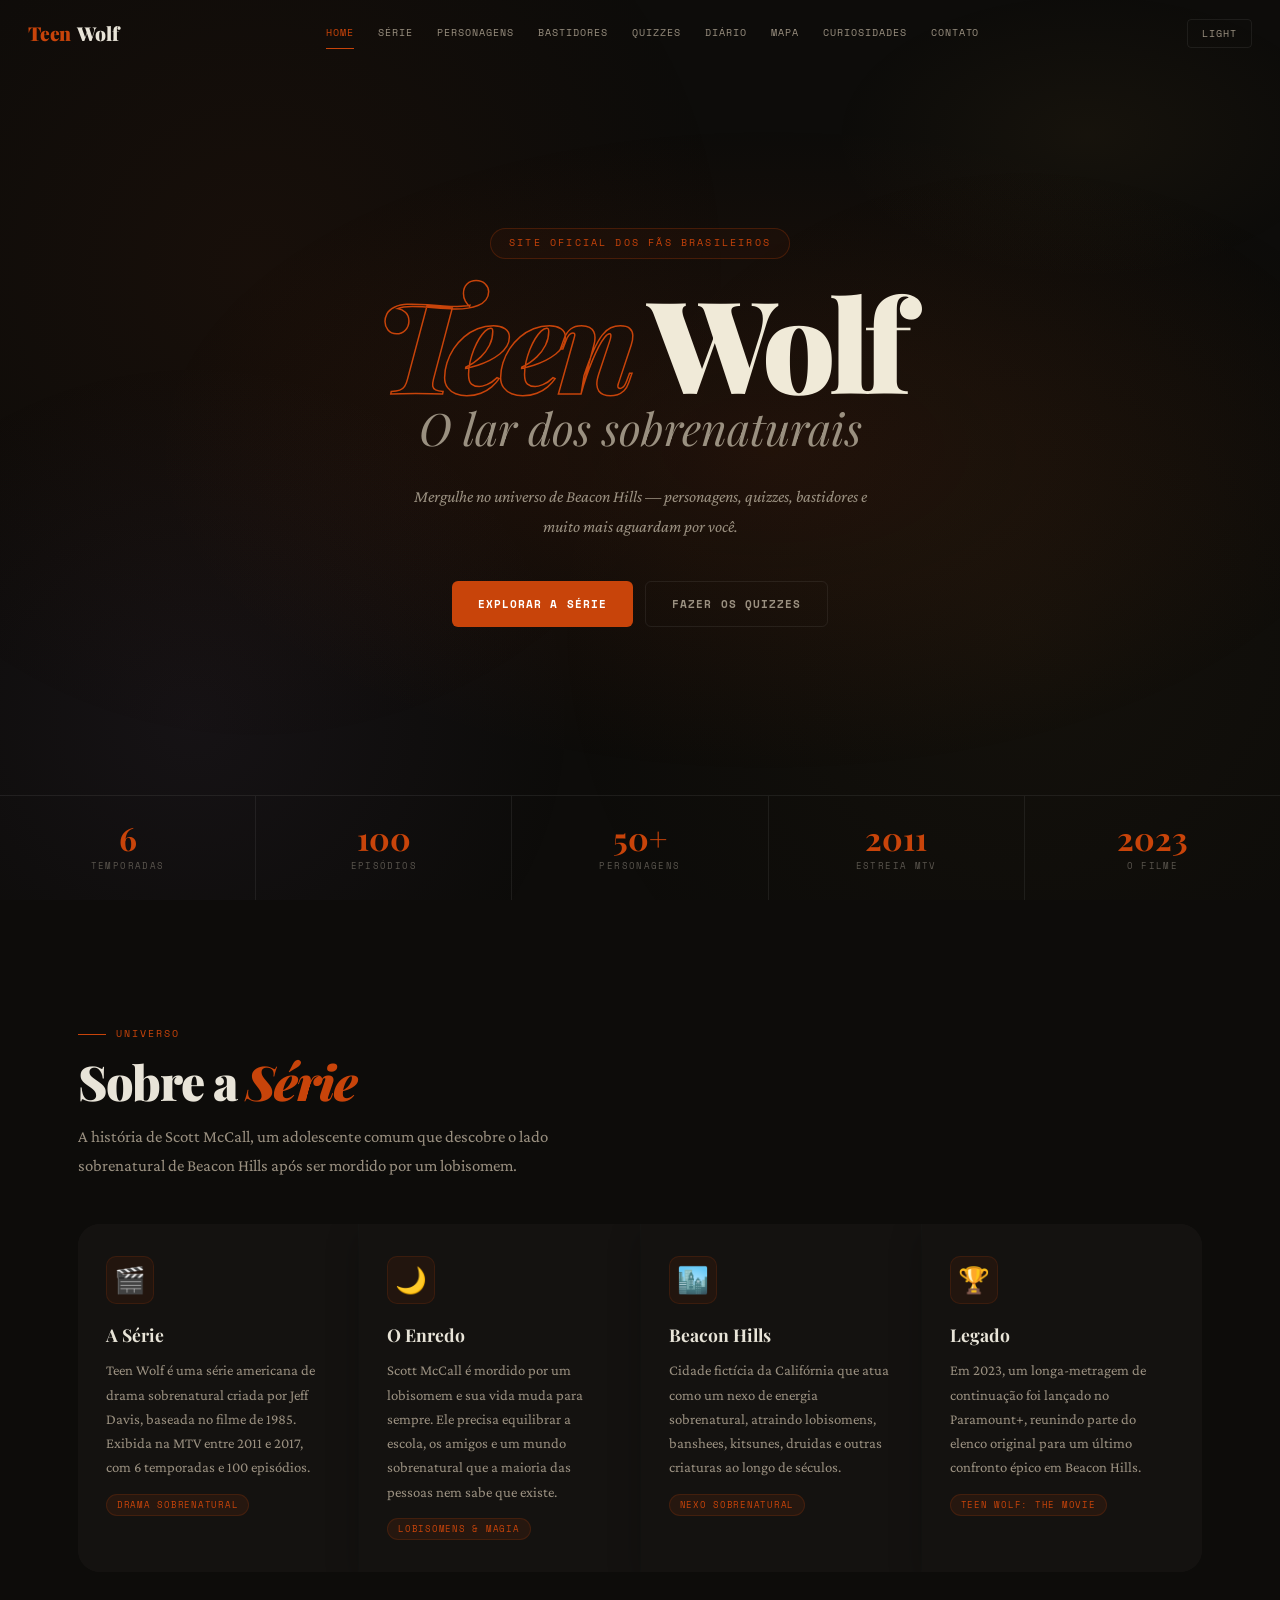
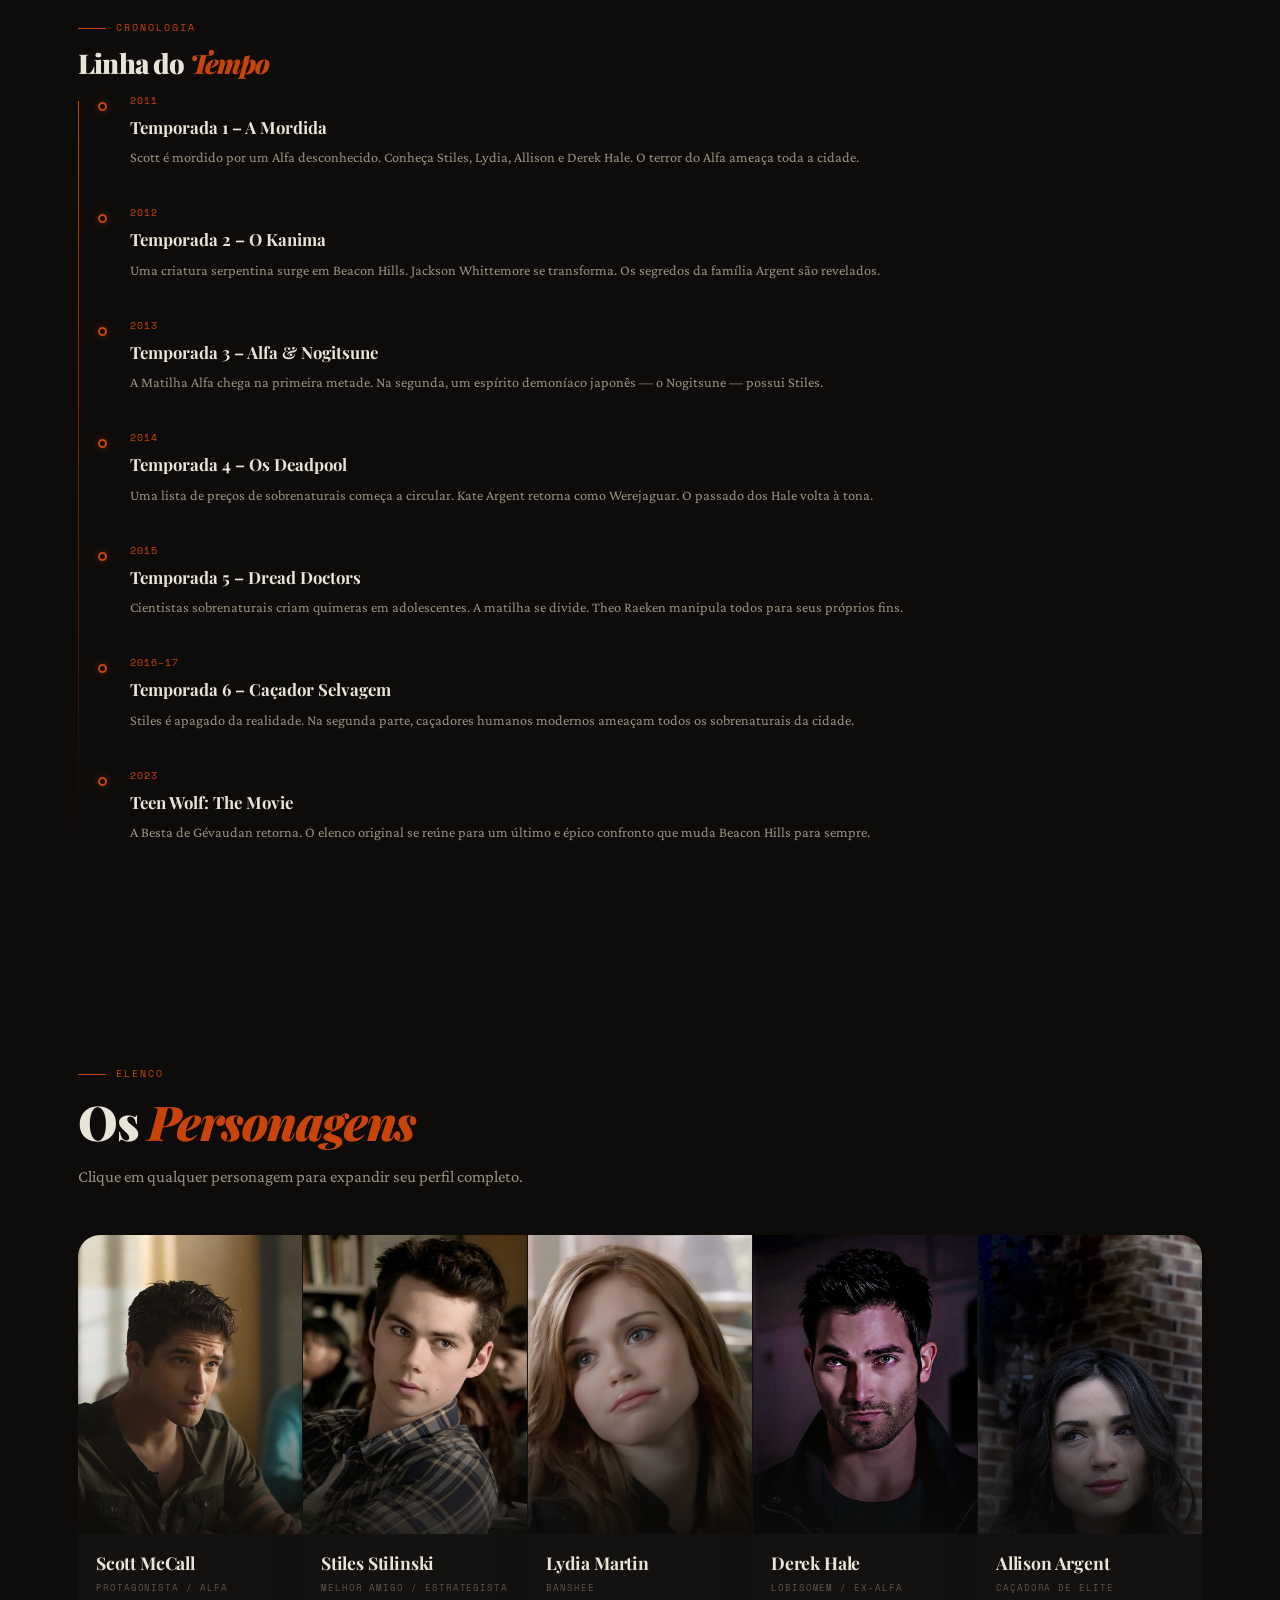
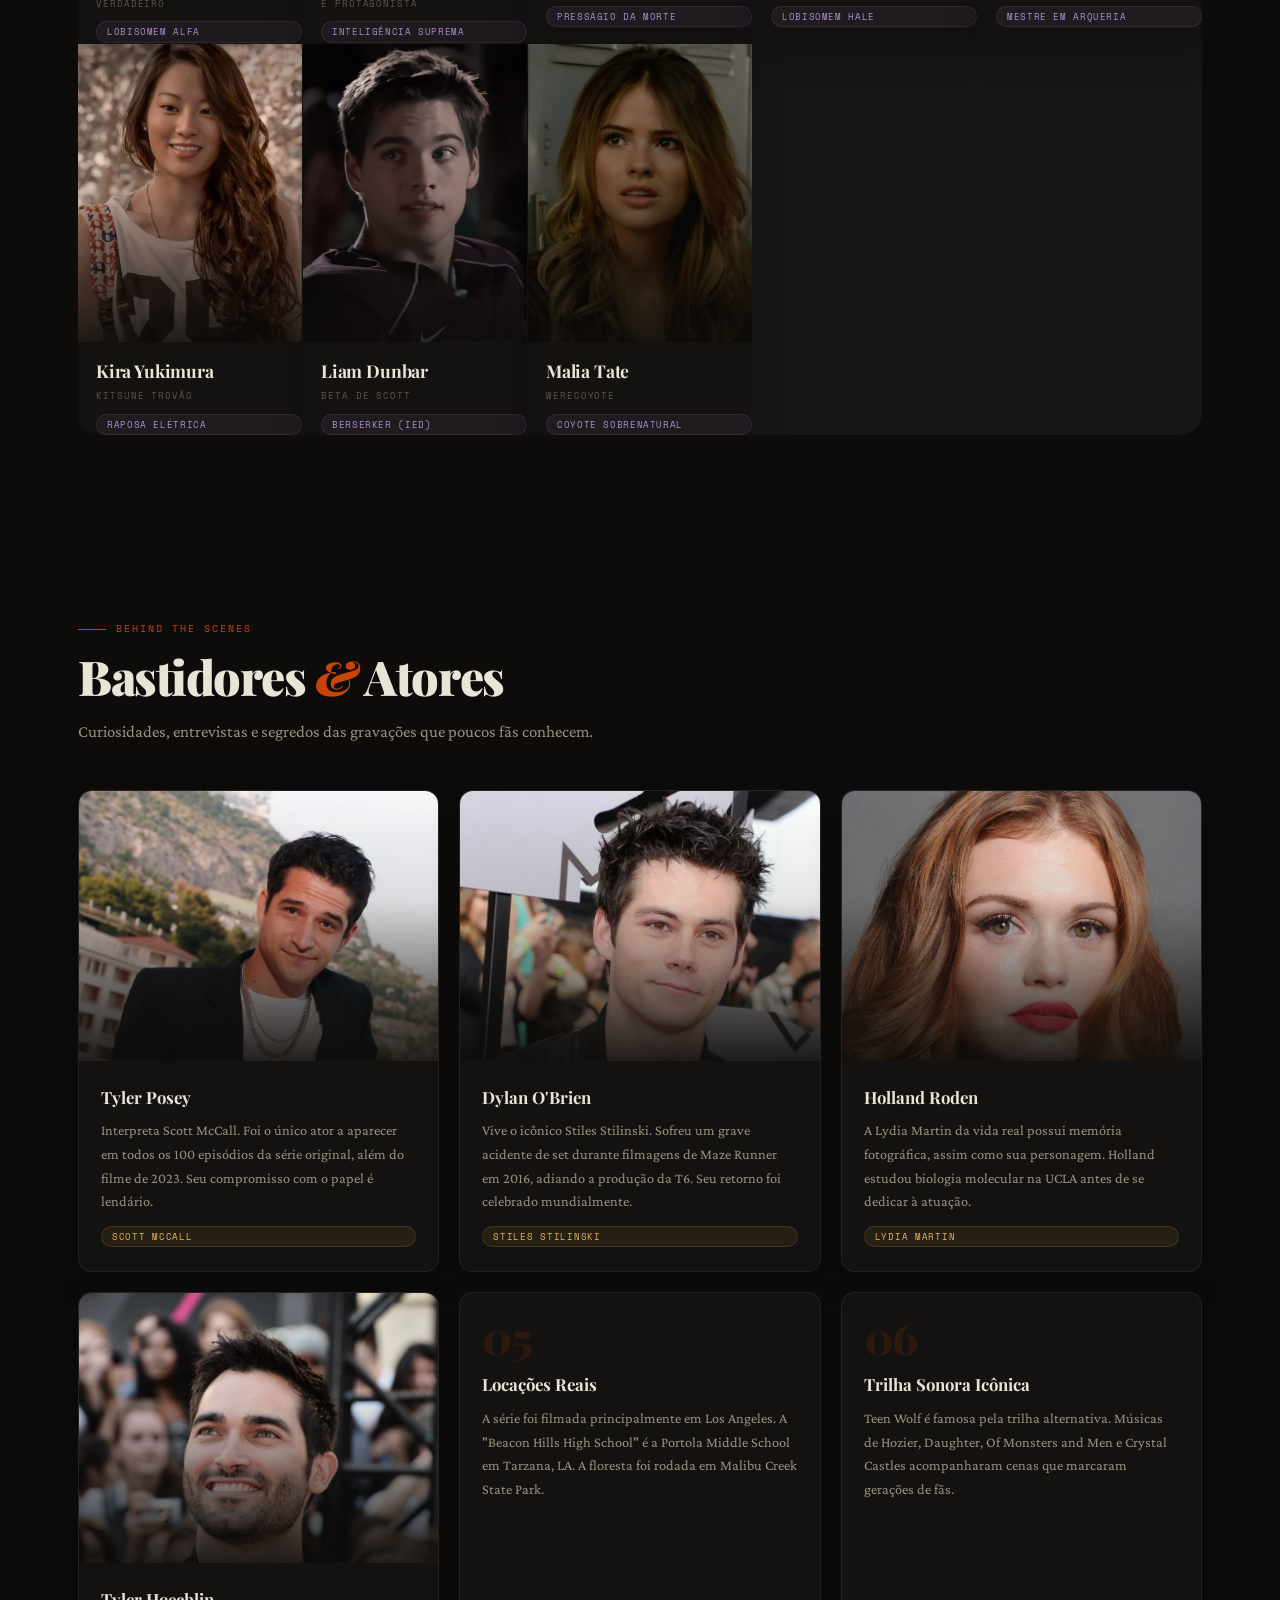
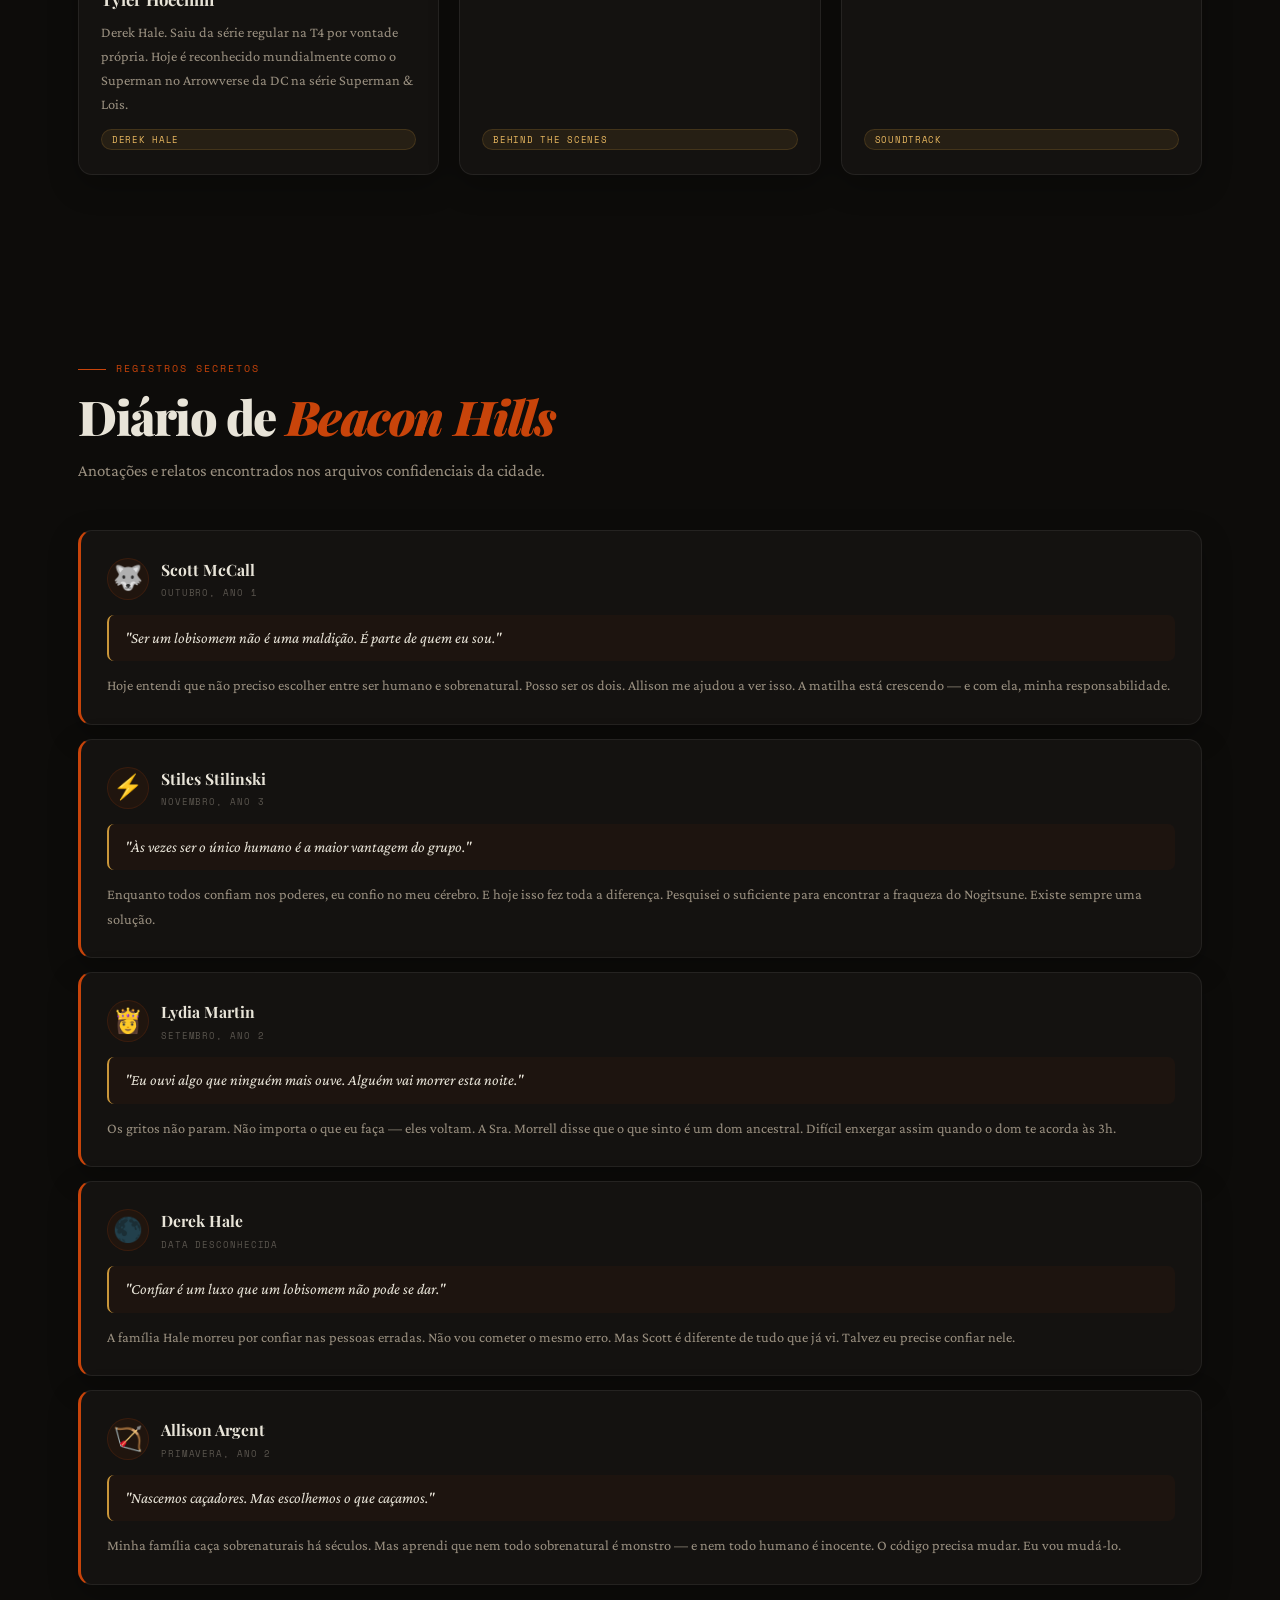
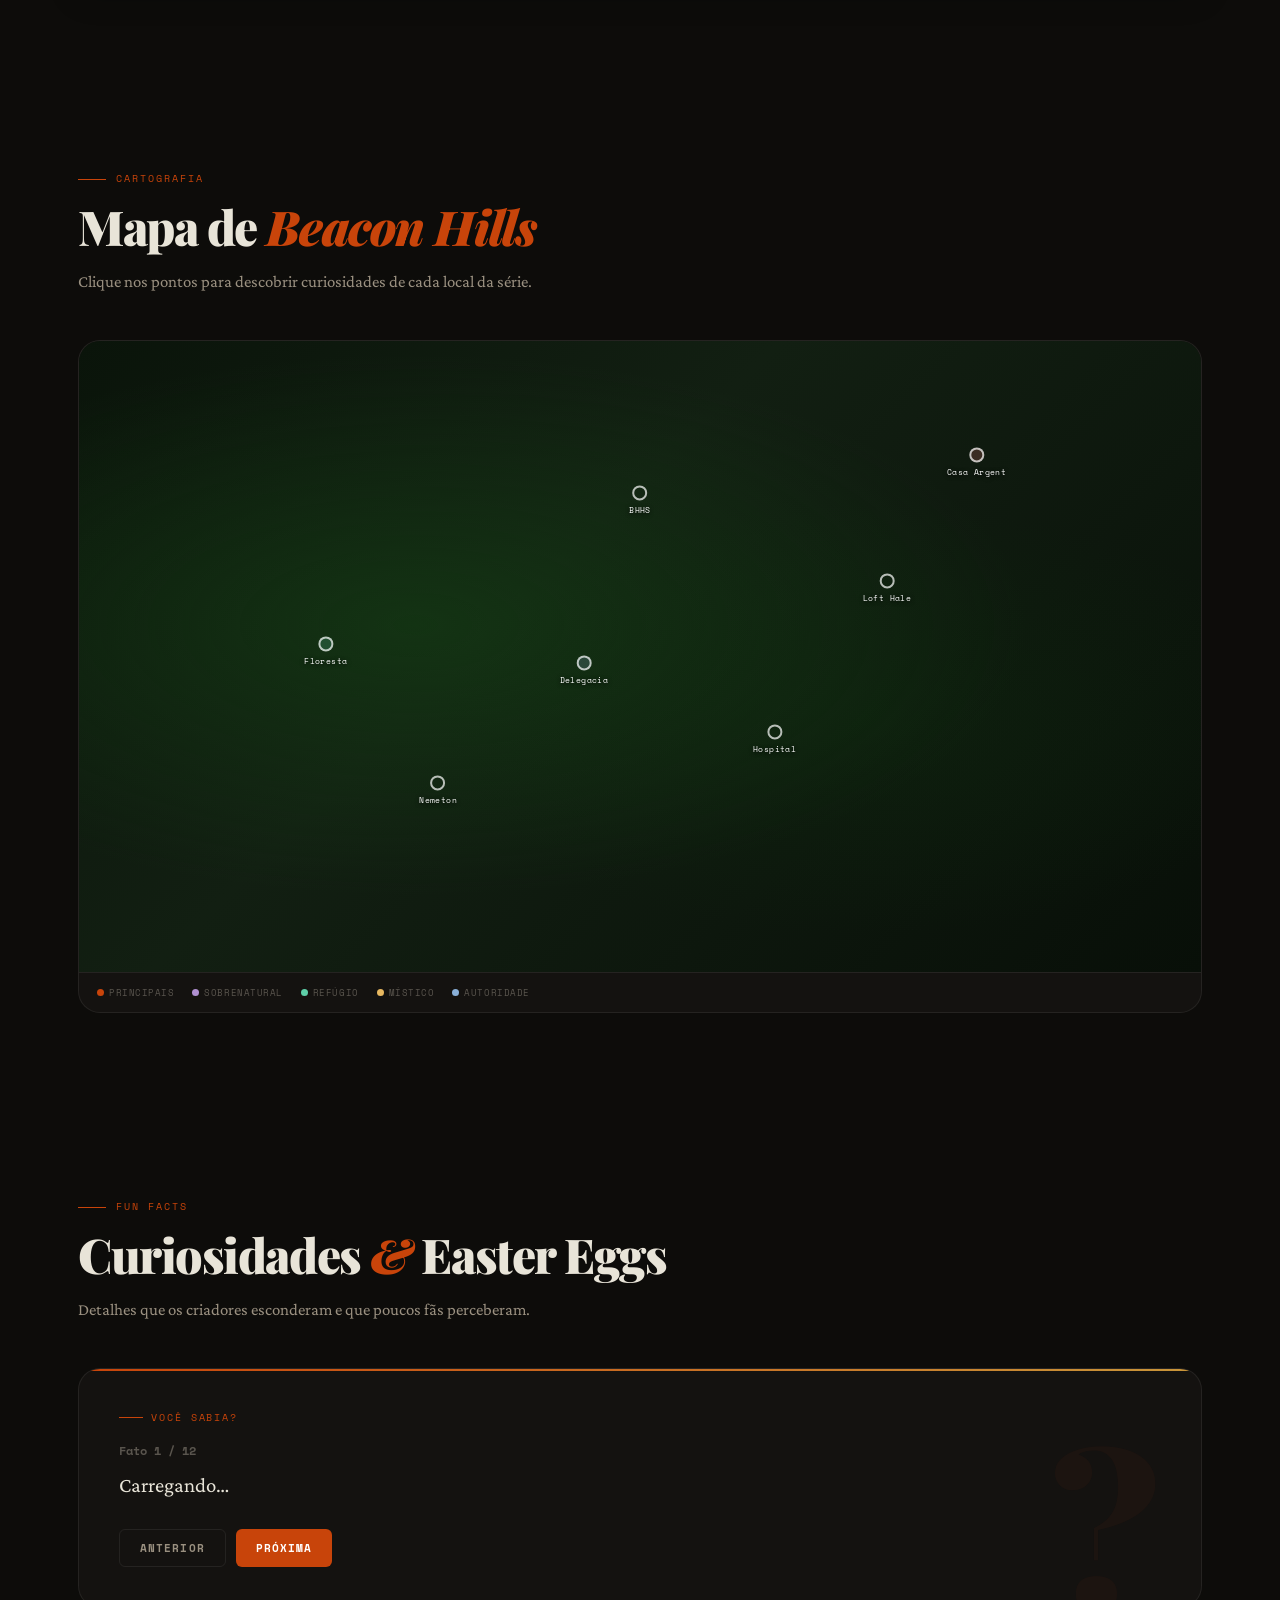
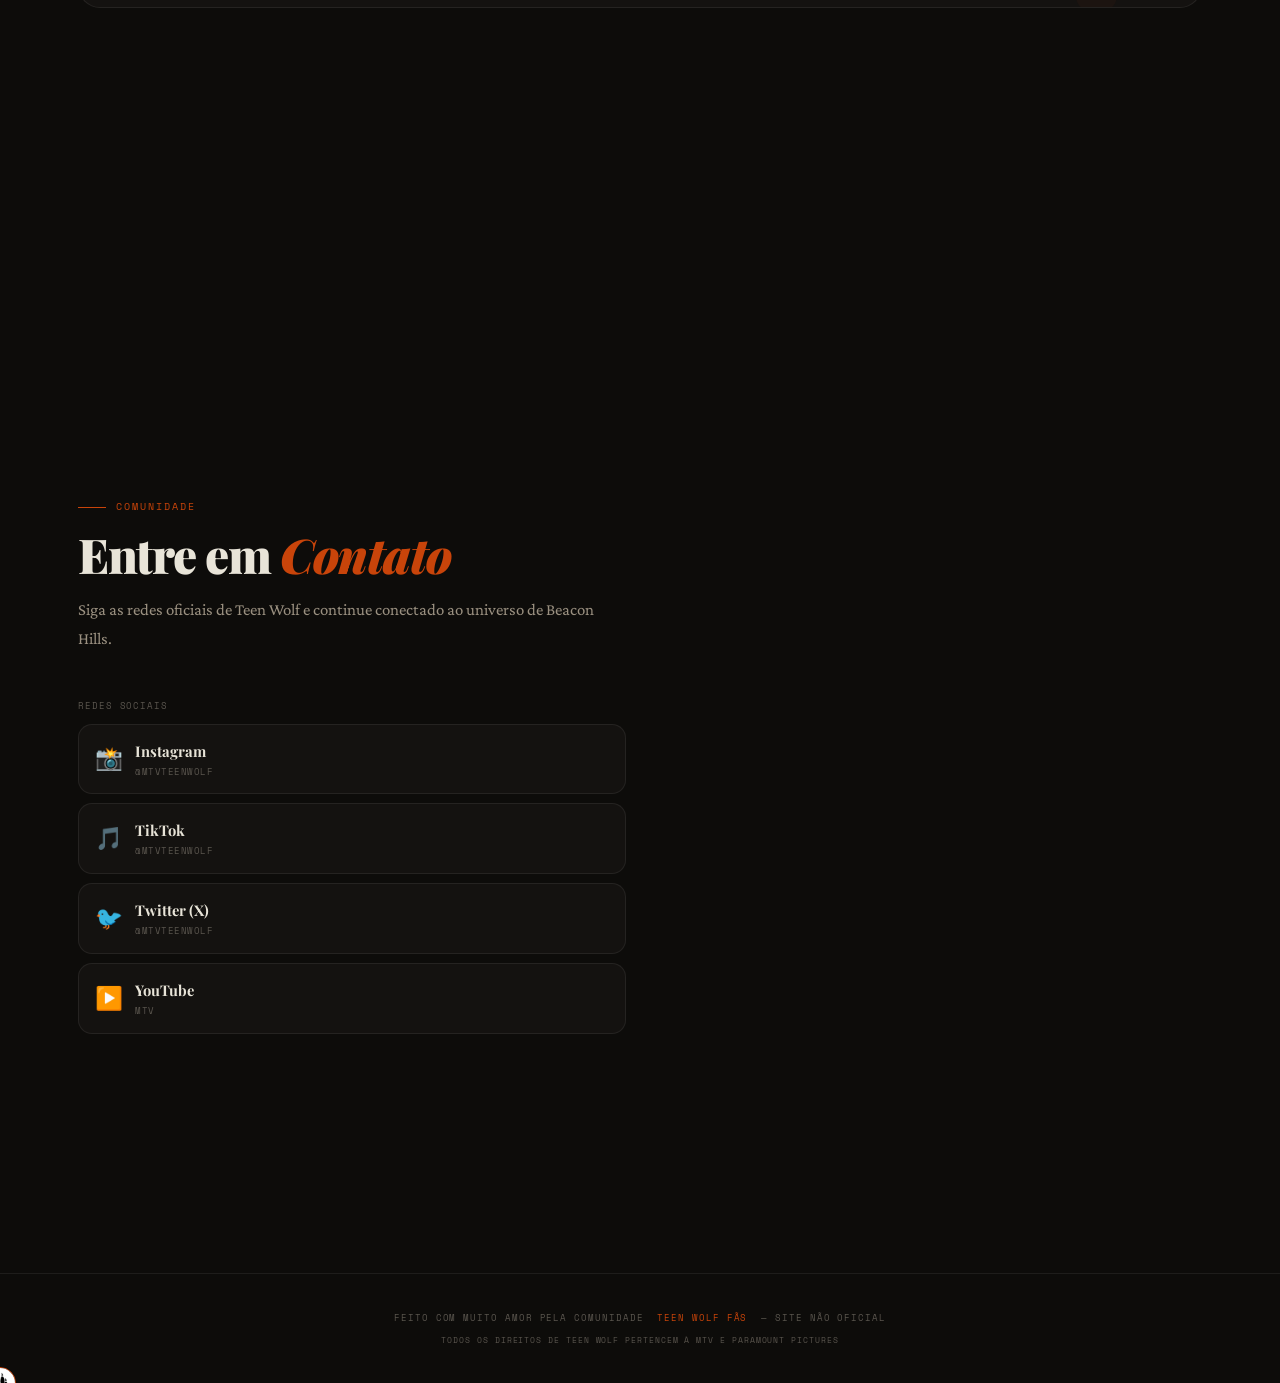
<file: index.html>
<!DOCTYPE html>
<html lang="pt-BR" data-theme="dark">
<head>
<meta charset="UTF-8"/>
<meta name="viewport" content="width=device-width, initial-scale=1.0"/>
<title>Teen Wolf Fãs — Beacon Hills</title>
<link rel="preconnect" href="https://fonts.googleapis.com"/>
<link href="https://fonts.googleapis.com/css2?family=Playfair+Display:ital,wght@0,400;0,700;0,900;1,400;1,700&family=Crimson+Pro:ital,wght@0,300;0,400;0,600;1,300;1,400&family=Space+Mono:wght@400;700&display=swap" rel="stylesheet"/>
<link rel="stylesheet" href="style.css"/>
</head>
<body>

<!-- SPLASH -->
<div id="splash">
  <div class="sp-eyebrow">Bem-vindo a</div>
  <div class="sp-wolf">TW</div>
  <div class="sp-title">Beacon Hills</div>
  <div class="sp-sub">Entre no mundo sobrenatural…</div>
  <div class="sp-bar"><div class="sp-fill"></div></div>
</div>

<!-- NAV -->
<nav id="nav">
  <div class="nav-inner">
    <button class="hamburger" onclick="toggleMenu()">&#9776;</button>
    <div class="nav-logo"><span class="w">Teen</span><span>Wolf</span></div>
    <div class="nav-links">
      <a href="#home" class="active">Home</a>
      <a href="#serie">Série</a>
      <a href="#personagens">Personagens</a>
      <a href="#bastidores">Bastidores</a>
      <a href="quizzes.html">Quizzes</a>
      <a href="#diario">Diário</a>
      <a href="#mapa">Mapa</a>
      <a href="#curiosidades">Curiosidades</a>
      <a href="#contato">Contato</a>
    </div>
    <div class="nav-end">
      <button class="btn-theme" id="themeBtn" onclick="toggleTheme()">Light</button>
    </div>
  </div>
</nav>
<div id="mob-menu">
  <a href="#home" onclick="cm()">Home</a>
  <a href="#serie" onclick="cm()">Série</a>
  <a href="#personagens" onclick="cm()">Personagens</a>
  <a href="#bastidores" onclick="cm()">Bastidores</a>
  <a href="quizzes.html" onclick="cm()">Quizzes</a>
  <a href="#diario" onclick="cm()">Diário</a>
  <a href="#mapa" onclick="cm()">Mapa</a>
  <a href="#curiosidades" onclick="cm()">Curiosidades</a>
  <a href="#contato" onclick="cm()">Contato</a>
</div>

<!-- HOME -->
<section id="home" style="padding-top:0;min-height:100vh">
  <div class="hero">
    <div class="hero-bg"></div>
    <div class="hero-gl" id="hgl"></div>
    <div class="hero-body">
      <div class="hero-badge">Site Oficial dos Fãs Brasileiros</div>
      <h1 class="hero-h1">
        <span class="outline">Teen</span> Wolf
        <span class="small">O lar dos sobrenaturais</span>
      </h1>
      <p class="hero-desc">Mergulhe no universo de Beacon Hills — personagens, quizzes, bastidores e muito mais aguardam por você.</p>
      <div class="hero-cta">
        <a href="#serie" class="btn btn-f">Explorar a série</a>
        <a href="quizzes.html" class="btn btn-o">Fazer os quizzes</a>
      </div>
    </div>
    <div class="hero-stats">
      <div class="hero-stat"><div class="hn">6</div><div class="hl">Temporadas</div></div>
      <div class="hero-stat"><div class="hn">100</div><div class="hl">Episódios</div></div>
      <div class="hero-stat"><div class="hn">50+</div><div class="hl">Personagens</div></div>
      <div class="hero-stat"><div class="hn">2011</div><div class="hl">Estreia MTV</div></div>
      <div class="hero-stat"><div class="hn">2023</div><div class="hl">O Filme</div></div>
    </div>
  </div>
</section>

<!-- SÉRIE -->
<section id="serie">
  <div class="wrap">
    <div class="eyebrow">Universo</div>
    <h2 class="sh">Sobre a <em>Série</em></h2>
    <p class="sl">A história de Scott McCall, um adolescente comum que descobre o lado sobrenatural de Beacon Hills após ser mordido por um lobisomem.</p>
    <div class="cards4" id="aboutCards"></div>
    <div class="eyebrow" style="margin-top:8px">Cronologia</div>
    <h3 class="sh" style="font-size:1.7rem">Linha do <em>Tempo</em></h3>
    <div class="tl" id="timeline"></div>
  </div>
</section>

<!-- PERSONAGENS -->
<section id="personagens">
  <div class="wrap">
    <div class="eyebrow">Elenco</div>
    <h2 class="sh">Os <em>Personagens</em></h2>
    <p class="sl">Clique em qualquer personagem para expandir seu perfil completo.</p>
    <div class="char-grid" id="charGrid"></div>
  </div>
</section>

<!-- BASTIDORES -->
<section id="bastidores">
  <div class="wrap">
    <div class="eyebrow">Behind the Scenes</div>
    <h2 class="sh">Bastidores <em>&amp;</em> Atores</h2>
    <p class="sl">Curiosidades, entrevistas e segredos das gravações que poucos fãs conhecem.</p>
    <div class="bast-grid" id="bastGrid"></div>
  </div>
</section>

<!-- DIÁRIO -->
<section id="diario">
  <div class="wrap">
    <div class="eyebrow">Registros Secretos</div>
    <h2 class="sh">Diário de <em>Beacon Hills</em></h2>
    <p class="sl">Anotações e relatos encontrados nos arquivos confidenciais da cidade.</p>
    <div class="diary-feed" id="diaryFeed"></div>
  </div>
</section>

<!-- MAPA -->
<section id="mapa">
  <div class="wrap">
    <div class="eyebrow">Cartografia</div>
    <h2 class="sh">Mapa de <em>Beacon Hills</em></h2>
    <p class="sl">Clique nos pontos para descobrir curiosidades de cada local da série.</p>
    <div class="map-wrap">
      <div class="map-area" id="mapArea">
        <div id="mapPins"></div>
        <div class="map-popup" id="mapPopup">
          <button class="mp-close" onclick="closePopup()">&#10005;</button>
          <div class="mp-title" id="popTitle"></div>
          <div class="mp-body" id="popBody"></div>
        </div>
      </div>
      <div class="map-legend">
        <div class="leg-item"><div class="leg-dot" style="background:var(--ember)"></div>Principais</div>
        <div class="leg-item"><div class="leg-dot" style="background:var(--wolf2)"></div>Sobrenatural</div>
        <div class="leg-item"><div class="leg-dot" style="background:#5ecfa8"></div>Refúgio</div>
        <div class="leg-item"><div class="leg-dot" style="background:var(--gold2)"></div>Místico</div>
        <div class="leg-item"><div class="leg-dot" style="background:#8ab0d8"></div>Autoridade</div>
      </div>
    </div>
  </div>
</section>

<!-- CURIOSIDADES -->
<section id="curiosidades">
  <div class="wrap">
    <div class="eyebrow">Fun Facts</div>
    <h2 class="sh">Curiosidades <em>&amp;</em> Easter Eggs</h2>
    <p class="sl">Detalhes que os criadores esconderam e que poucos fãs perceberam.</p>
    <div class="fact-hero">
      <div class="fact-label">Você Sabia?</div>
      <div class="fact-num" id="factNum">Fato 1 / 12</div>
      <div class="fact-text" id="factText">Carregando…</div>
      <div class="fact-nav">
        <button class="btn btn-o" style="padding:10px 20px" onclick="prevFact()">Anterior</button>
        <button class="btn btn-f" style="padding:10px 20px" onclick="nextFact()">Próxima</button>
      </div>
    </div>
    <div class="cards4" id="eggGrid"></div>
  </div>
</section>

<!-- CONTATO -->
<section id="contato">
  <div class="wrap">

    <div class="eyebrow">Comunidade</div>
    <h2 class="sh">Entre em <em>Contato</em></h2>
    <p class="sl">Siga as redes oficiais de Teen Wolf e continue conectado ao universo de Beacon Hills.</p>

    <div class="contact-grid">

      <!-- redes -->
      <div>
        <div class="c-lbl">Redes sociais</div>
        <div class="c-social">

          <a href="https://instagram.com/mtvteenwolf" target="_blank" class="social-link">
            <span class="si">📸</span>
            <div>
              <div class="sn">Instagram</div>
              <div class="sh2">@mtvteenwolf</div>
            </div>
          </a>

          <a href="https://www.tiktok.com/@mtvteenwolf" target="_blank" class="social-link">
            <span class="si">🎵</span>
            <div>
              <div class="sn">TikTok</div>
              <div class="sh2">@mtvteenwolf</div>
            </div>
          </a>

          <a href="https://x.com/MTVteenwolf" target="_blank" class="social-link">
            <span class="si">🐦</span>
            <div>
              <div class="sn">Twitter (X)</div>
              <div class="sh2">@MTVteenwolf</div>
            </div>
          </a>

          <a href="https://www.youtube.com/@MTV" target="_blank" class="social-link">
            <span class="si">▶️</span>
            <div>
              <div class="sn">YouTube</div>
              <div class="sh2">MTV</div>
            </div>
          </a>

        </div>
      </div>

      <!-- lado vazio (ou futuro form) -->
      <div>
        <!-- aqui depois você pode colocar formulário -->
      </div>

    </div>

  </div>
</section>

<footer>
  <p>Feito com muito amor pela comunidade &nbsp;<span>Teen Wolf Fãs</span>&nbsp; — Site não oficial</p>
  <p style="margin-top:7px;font-size:.52rem">Todos os direitos de Teen Wolf pertencem à MTV e Paramount Pictures</p>
</footer>

<!-- SPLASH HIDE -->
<script>
  window.addEventListener('load', () => {
    setTimeout(() => {
      document.getElementById('splash').classList.add('hide');
    }, 2800);
  });
</script>
  <img src="cursorwolf.png" class="cursor" id="cursor">
<script src="script.js"></script>
</body>
</html>
</file>
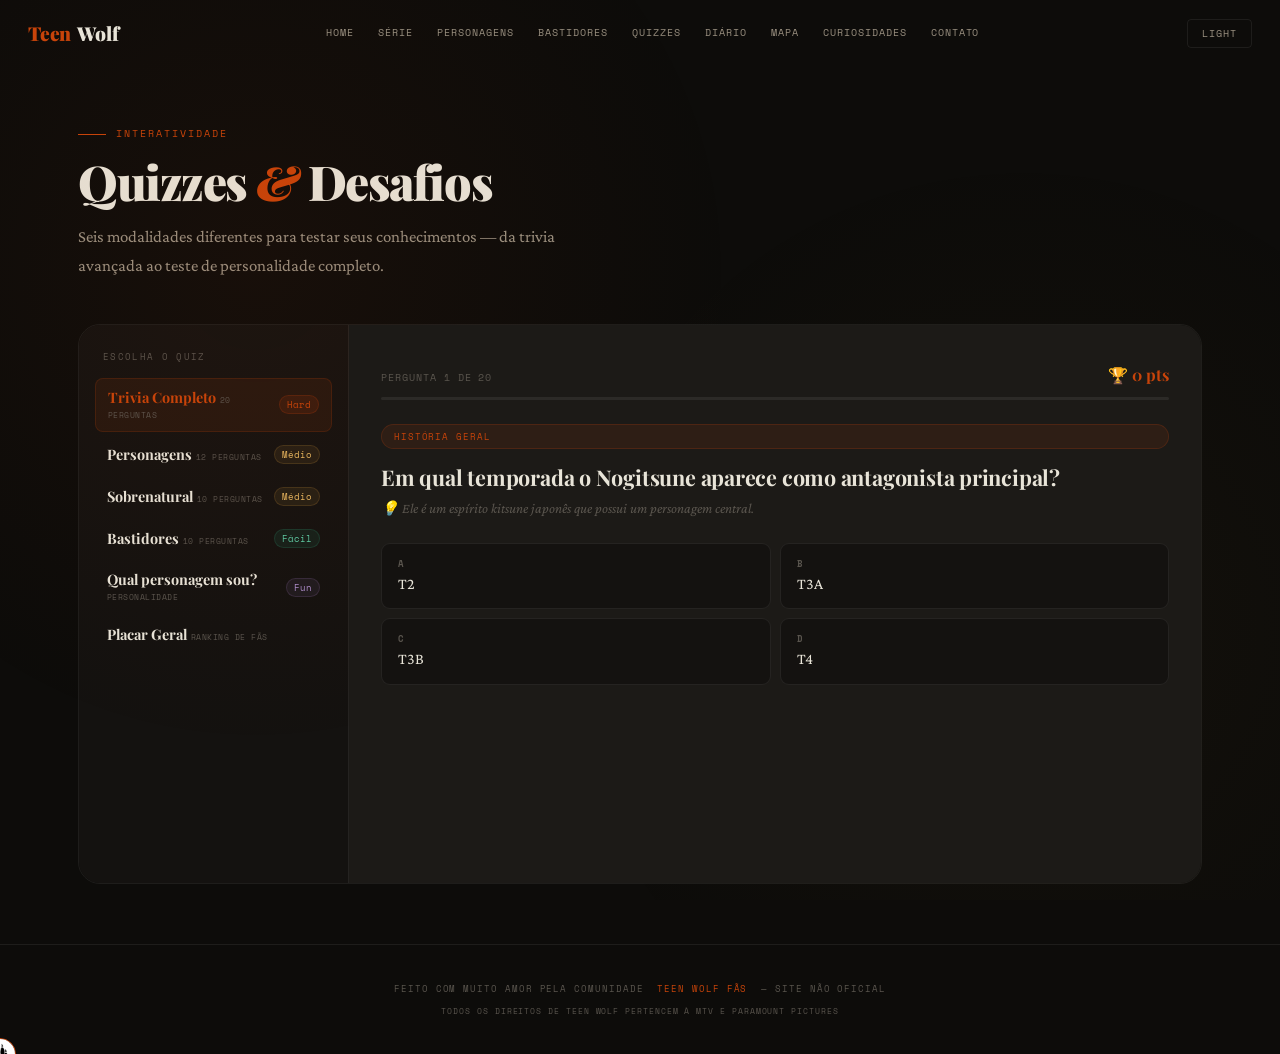
<file: quizzes.html>
<!DOCTYPE html>
<html lang="pt-BR" data-theme="dark">
<head>
<meta charset="UTF-8"/>
<meta name="viewport" content="width=device-width, initial-scale=1.0"/>
<title>Teen Wolf Fãs — Quizzes</title>
<link rel="preconnect" href="https://fonts.googleapis.com"/>
<link href="https://fonts.googleapis.com/css2?family=Playfair+Display:ital,wght@0,400;0,700;0,900;1,400;1,700&family=Crimson+Pro:ital,wght@0,300;0,400;0,600;1,300;1,400&family=Space+Mono:wght@400;700&display=swap" rel="stylesheet"/>
<link rel="stylesheet" href="style.css"/>
</head>
<body>

<!-- NAV -->
<nav id="nav">
  <div class="nav-inner">
    <button class="hamburger" onclick="toggleMenu()">&#9776;</button>
    <div class="nav-logo"><span class="w">Teen</span><span>Wolf</span></div>
    <div class="nav-links">
      <a href="index.html">Home</a>
      <a href="index.html#serie">Série</a>
      <a href="index.html#personagens">Personagens</a>
      <a href="index.html#bastidores">Bastidores</a>
      <a href="quizzes.html" class="active">Quizzes</a>
      <a href="index.html#diario">Diário</a>
      <a href="index.html#mapa">Mapa</a>
      <a href="index.html#curiosidades">Curiosidades</a>
      <a href="index.html#contato">Contato</a>
    </div>
    <div class="nav-end">
      <button class="btn-theme" id="themeBtn" onclick="toggleTheme()">Light</button>
    </div>
  </div>
</nav>
<div id="mob-menu">
  <a href="index.html" onclick="cm()">Home</a>
  <a href="index.html#serie" onclick="cm()">Série</a>
  <a href="index.html#personagens" onclick="cm()">Personagens</a>
  <a href="index.html#bastidores" onclick="cm()">Bastidores</a>
  <a href="quizzes.html" onclick="cm()">Quizzes</a>
  <a href="index.html#diario" onclick="cm()">Diário</a>
  <a href="index.html#mapa" onclick="cm()">Mapa</a>
  <a href="index.html#curiosidades" onclick="cm()">Curiosidades</a>
  <a href="index.html#contato" onclick="cm()">Contato</a>
</div>

<!-- QUIZZES -->
<section id="quizzes" style="min-height:100vh">
  <div class="wrap">
    <div class="eyebrow">Interatividade</div>
    <h1 class="sh">Quizzes <em>&amp;</em> Desafios</h1>
    <p class="sl">Seis modalidades diferentes para testar seus conhecimentos — da trivia avançada ao teste de personalidade completo.</p>

    <div class="quiz-shell">
      <div class="quiz-sidebar">
        <div class="qs-title">Escolha o quiz</div>
        <button class="qsb on" onclick="loadQuiz('trivia')" id="btn-trivia">
          <span class="qsb-info">
            <span class="qsb-name">Trivia Completo</span>
            <span class="qsb-sub">20 perguntas</span>
          </span>
          <span class="qsb-pill pill-hard">Hard</span>
        </button>
        <button class="qsb" onclick="loadQuiz('personagens')" id="btn-personagens">
          <span class="qsb-info">
            <span class="qsb-name">Personagens</span>
            <span class="qsb-sub">12 perguntas</span>
          </span>
          <span class="qsb-pill pill-med">Médio</span>
        </button>
        <button class="qsb" onclick="loadQuiz('sobrenatural')" id="btn-sobrenatural">
          <span class="qsb-info">
            <span class="qsb-name">Sobrenatural</span>
            <span class="qsb-sub">10 perguntas</span>
          </span>
          <span class="qsb-pill pill-med">Médio</span>
        </button>
        <button class="qsb" onclick="loadQuiz('bastidores')" id="btn-bastidores">
          <span class="qsb-info">
            <span class="qsb-name">Bastidores</span>
            <span class="qsb-sub">10 perguntas</span>
          </span>
          <span class="qsb-pill pill-easy">Fácil</span>
        </button>
        <button class="qsb" onclick="loadQuiz('char')" id="btn-char">
          <span class="qsb-info">
            <span class="qsb-name">Qual personagem sou?</span>
            <span class="qsb-sub">Personalidade</span>
          </span>
          <span class="qsb-pill pill-fun">Fun</span>
        </button>
        <button class="qsb" onclick="loadQuiz('ranking')" id="btn-ranking">
          <span class="qsb-info">
            <span class="qsb-name">Placar Geral</span>
            <span class="qsb-sub">Ranking de fãs</span>
          </span>
        </button>
      </div>
      <div class="quiz-main" id="quizMain"></div>
    </div>
  </div>
</section>

<footer>
  <p>Feito com muito amor pela comunidade &nbsp;<span>Teen Wolf Fãs</span>&nbsp; — Site não oficial</p>
  <p style="margin-top:7px;font-size:.52rem">Todos os direitos de Teen Wolf pertencem à MTV e Paramount Pictures</p>
</footer>

  <img src="cursorwolf.png" class="cursor" id="cursor">
<script src="script.js"></script>
</body>
</html>
</file>
<file: style.css>
/* ══════════════════════════════════════════
   TEEN WOLF FÃS — style.css
   ══════════════════════════════════════════ */

/* ── TOKENS ── */
:root {
  --ink: #0d0c0a; --ink2: #141210; --ink3: #1c1a17;
  --line: rgba(255,255,255,.07); --line2: rgba(255,255,255,.04);
  --ember: #c8440a; --ember2: #e8621a;
  --gold: #c9963a;  --gold2: #e8b860;
  --silver: #a09890; --cream: #f0ead8;
  --wolf2: #b090d0;
  --green: #2a9d72; --red: #c8342a;
  --text: #e8e4d8; --text2: #9a9080; --text3: #5a554e;
  --r: 14px; --r2: 22px;
  --glow: 0 0 60px rgba(200,68,10,.2);
}
[data-theme="light"] {
  --ink: #faf8f3; --ink2: #f3efe6; --ink3: #ebe5d8;
  --line: rgba(0,0,0,.07); --line2: rgba(0,0,0,.04);
  --text: #1a1510; --text2: #6a6050; --text3: #9a9080;
  --silver: #7a6858; --cream: #1a100a;
}

/* ── RESET ── */
*, *::before, *::after { box-sizing: border-box; margin: 0; padding: 0; }
html { scroll-behavior: smooth; }
a { text-decoration: none; }
body {
  background: var(--ink);
  color: var(--text);
  font-family: 'Crimson Pro', Georgia, serif;
  line-height: 1.7;
  overflow-x: hidden;
}
::selection { background: var(--ember); color: #fff; }
::-webkit-scrollbar { width: 4px; }
::-webkit-scrollbar-track { background: var(--ink); }
::-webkit-scrollbar-thumb { background: var(--ember); border-radius: 2px; }

/* ── KEYFRAMES ── */
@keyframes scIn  { from { transform: scale(.6);      opacity: 0; } to { transform: scale(1);   opacity: 1; } }
@keyframes fup   { from { transform: translateY(14px); opacity: 0; } to { transform: translateY(0); opacity: 1; } }
@keyframes bf    { to { width: 100%; } }
@keyframes sb    { from { opacity: .4; } to { opacity: 1; } }
@keyframes rp    { 0%,100% { transform:scale(1); opacity:.4; } 50% { transform:scale(1.04); opacity:1; } }
@keyframes mp    { 0%,100% { box-shadow: 0 0 5px currentColor; } 50% { box-shadow: 0 0 16px currentColor, 0 0 32px currentColor; } }

/* ── SPLASH ── */
#splash {
  position: fixed; inset: 0; z-index: 9999; background: #000;
  display: flex; flex-direction: column; align-items: center; justify-content: center;
  transition: opacity 1s ease, visibility 1s ease; overflow: hidden;
}
#splash::before {
  content: ''; position: absolute; inset: 0;
  background: radial-gradient(ellipse at 50% 60%, rgba(200,68,10,.15) 0%, transparent 65%);
  animation: sb 3s ease-in-out infinite alternate;
}
#splash.hide { opacity: 0; visibility: hidden; pointer-events: none; }
.sp-eyebrow {
  font-family: 'Space Mono', monospace; font-size: .65rem;
  letter-spacing: .25em; color: var(--ember); text-transform: uppercase;
  margin-bottom: 24px; animation: fup .6s ease both;
}
.sp-wolf {
  font-family: 'Playfair Display', serif;
  font-size: clamp(5rem, 18vw, 9rem); font-weight: 900;
  letter-spacing: -.04em; line-height: 1;
  animation: scIn .8s cubic-bezier(.16,1,.3,1) both;
  color: transparent; -webkit-text-stroke: 2px var(--ember);
  filter: drop-shadow(0 0 40px rgba(200,68,10,.4));
}
.sp-title {
  font-family: 'Playfair Display', serif;
  font-size: clamp(2.5rem, 8vw, 5rem); font-weight: 900;
  color: var(--cream); letter-spacing: -.02em; line-height: 1;
  margin: 16px 0 8px; animation: fup .7s .2s ease both; opacity: 0;
}
.sp-sub {
  font-family: 'Crimson Pro', serif; font-size: 1.1rem;
  font-style: italic; color: var(--silver);
  animation: fup .7s .4s ease both; opacity: 0;
}
.sp-bar {
  width: 160px; height: 1px; background: rgba(255,255,255,.1);
  border-radius: 1px; margin-top: 48px; overflow: hidden;
  animation: fup .7s .5s ease both; opacity: 0;
}
.sp-fill {
  height: 100%;
  background: linear-gradient(90deg, var(--ember), var(--gold));
  animation: bf 2.2s .6s cubic-bezier(.4,0,.2,1) both; width: 0;
}

/* ── NAV ── */
#nav { position: fixed; top: 0; left: 0; right: 0; z-index: 800; transition: all .4s ease; }
#nav.scrolled {
  background: rgba(13,12,10,.93);
  backdrop-filter: blur(20px) saturate(160%);
  border-bottom: 1px solid var(--line);
}
[data-theme="light"] #nav.scrolled { background: rgba(250,248,243,.93); }
.nav-inner {
  max-width: 1280px; margin: 0 auto;
  display: flex; align-items: center; height: 66px; padding: 0 28px; gap: 16px;
}
.nav-logo {
  font-family: 'Playfair Display', serif; font-size: 1.2rem;
  font-weight: 900; letter-spacing: -.01em; flex-shrink: 0;
  display: flex; align-items: center; gap: 6px;
}
.nav-logo .w { color: var(--ember); }
.nav-links {
  display: flex; flex: 1; justify-content: center;
  overflow-x: auto; scrollbar-width: none;
}
.nav-links::-webkit-scrollbar { display: none; }
.nav-links a {
  font-family: 'Space Mono', monospace; font-size: .62rem;
  letter-spacing: .1em; text-transform: uppercase;
  color: var(--text2); padding: 8px 12px;
  transition: color .2s; white-space: nowrap; position: relative;
}
.nav-links a::after {
  content: ''; position: absolute; bottom: 0; left: 12px; right: 12px;
  height: 1px; background: var(--ember);
  transform: scaleX(0); transition: transform .25s ease;
}
.nav-links a:hover { color: var(--text); }
.nav-links a:hover::after, .nav-links a.active::after { transform: scaleX(1); }
.nav-links a.active { color: var(--ember); }
.nav-end { display: flex; align-items: center; flex-shrink: 0; }
.btn-theme {
  font-family: 'Space Mono', monospace; font-size: .62rem;
  letter-spacing: .1em; text-transform: uppercase;
  color: var(--text2); background: none;
  border: 1px solid var(--line); padding: 6px 14px;
  border-radius: 4px; cursor: pointer; transition: all .2s;
}
.btn-theme:hover { color: var(--ember); border-color: var(--ember); }
.hamburger {
  display: none; background: none; border: none;
  color: var(--text); cursor: pointer; font-size: 1.4rem; padding: 4px;
}
#mob-menu {
  display: none; position: fixed; top: 66px; inset-inline: 0; z-index: 799;
  background: var(--ink2); border-bottom: 1px solid var(--line);
  padding: 16px 20px; flex-direction: column; gap: 2px;
}
#mob-menu.open { display: flex; }
#mob-menu a {
  font-family: 'Space Mono', monospace; font-size: .68rem;
  letter-spacing: .1em; text-transform: uppercase;
  color: var(--text2); padding: 11px 14px; border-radius: 8px; transition: all .15s;
}
#mob-menu a:hover { color: var(--ember); background: rgba(200,68,10,.08); }

/* ── LAYOUT ── */
section { padding-top: 66px; min-height: 100vh; }
.wrap { max-width: 1180px; margin: 0 auto; padding: 60px 28px; }
.eyebrow {
  font-family: 'Space Mono', monospace; font-size: .62rem;
  letter-spacing: .2em; text-transform: uppercase;
  color: var(--ember); margin-bottom: 12px;
  display: flex; align-items: center; gap: 10px;
}
.eyebrow::before { content: ''; width: 28px; height: 1px; background: var(--ember); flex-shrink: 0; }
.sh {
  font-family: 'Playfair Display', serif;
  font-size: clamp(1.8rem, 4vw, 3rem); font-weight: 900;
  line-height: 1.1; letter-spacing: -.02em;
  color: var(--text); margin-bottom: 14px;
}
.sh em { font-style: italic; color: var(--ember); }
.sl { font-size: 1.05rem; color: var(--text2); line-height: 1.75; max-width: 540px; margin-bottom: 44px; }
hr.rule { border: none; border-top: 1px solid var(--line); margin: 60px 0; }

/* ── BUTTONS ── */
.btn {
  display: inline-flex; align-items: center; gap: 8px;
  font-family: 'Space Mono', monospace; font-size: .68rem;
  letter-spacing: .1em; text-transform: uppercase;
  padding: 13px 26px; border-radius: 6px;
  cursor: pointer; transition: all .25s; border: none; font-weight: 700;
}
.btn-f { background: var(--ember); color: #fff; }
.btn-f:hover { background: var(--ember2); box-shadow: 0 4px 24px rgba(200,68,10,.4); transform: translateY(-1px); }
.btn-o { background: transparent; color: var(--text2); border: 1px solid var(--line); }
.btn-o:hover { color: var(--text); border-color: rgba(255,255,255,.2); }

/* ── HERO ── */
#home { position: relative; overflow: hidden; padding-top: 0; }
.hero { min-height: 100vh; display: grid; grid-template-rows: 1fr auto; position: relative; }
.hero-bg {
  position: absolute; inset: 0;
  background:
    radial-gradient(ellipse 80% 60% at 60% 50%, rgba(200,68,10,.1) 0%, transparent 60%),
    radial-gradient(ellipse 60% 80% at 15% 80%, rgba(139,106,170,.07) 0%, transparent 50%),
    radial-gradient(ellipse 50% 40% at 85% 15%, rgba(201,150,58,.05) 0%, transparent 40%);
}
.hero-gl { position: absolute; inset: 0; pointer-events: none; overflow: hidden; }
.hero-gl span { position: absolute; left: 0; right: 0; height: 1px; background: var(--line2); }
.hero-body {
  display: flex; align-items: center; justify-content: center;
  text-align: center; flex-direction: column;
  padding: 140px 28px 80px; position: relative; z-index: 1;
}
.hero-badge {
  font-family: 'Space Mono', monospace; font-size: .62rem;
  letter-spacing: .22em; text-transform: uppercase;
  color: var(--ember); margin-bottom: 24px;
  display: inline-flex; align-items: center; gap: 10px;
  border: 1px solid rgba(200,68,10,.25); padding: 6px 18px;
  border-radius: 100px; background: rgba(200,68,10,.05);
}
.hero-h1 {
  font-family: 'Playfair Display', serif;
  font-size: clamp(3rem, 10vw, 8rem); font-weight: 900;
  line-height: .92; letter-spacing: -.03em;
  color: var(--cream); margin-bottom: 8px;
}
.hero-h1 .outline { color: transparent; -webkit-text-stroke: 1.5px var(--ember); font-style: italic; }
.hero-h1 .small {
  display: block; font-size: clamp(1.2rem, 3.5vw, 2.8rem);
  color: var(--text2); font-style: italic; font-weight: 400; letter-spacing: 0; margin-top: 6px;
}
.hero-desc { font-size: 1.05rem; font-style: italic; color: var(--text2); max-width: 460px; line-height: 1.8; margin: 26px auto 38px; }
.hero-cta { display: flex; gap: 12px; flex-wrap: wrap; justify-content: center; }
.hero-stats { display: flex; border-top: 1px solid var(--line); position: relative; z-index: 1; }
.hero-stat { flex: 1; padding: 26px 20px; text-align: center; border-right: 1px solid var(--line); transition: background .2s; }
.hero-stat:last-child { border-right: none; }
.hero-stat:hover { background: rgba(255,255,255,.02); }
.hn { font-family: 'Playfair Display', serif; font-size: 2rem; font-weight: 700; color: var(--ember); line-height: 1; }
.hl { font-family: 'Space Mono', monospace; font-size: .58rem; letter-spacing: .15em; text-transform: uppercase; color: var(--text3); margin-top: 4px; }

/* ── CARDS ── */
.cards4 {
  display: grid; grid-template-columns: repeat(auto-fill, minmax(240px,1fr));
  gap: 1px; background: var(--line2); border-radius: var(--r2);
  overflow: hidden; margin-bottom: 48px;
}
.card-item { background: var(--ink2); padding: 32px 28px; transition: background .2s; position: relative; overflow: hidden; }
.card-item::before {
  content: ''; position: absolute; top: 0; left: 0; right: 0; height: 2px;
  background: linear-gradient(90deg, var(--ember), transparent);
  transform: scaleX(0); transition: transform .3s ease; transform-origin: left;
}
.card-item:hover { background: var(--ink3); }
.card-item:hover::before { transform: scaleX(1); }
.ci-icon {
  font-size: 1.6rem; width: 48px; height: 48px;
  display: flex; align-items: center; justify-content: center;
  background: rgba(200,68,10,.08); border-radius: 10px;
  border: 1px solid rgba(200,68,10,.15); margin-bottom: 16px;
}
.card-item h3 { font-family: 'Playfair Display', serif; font-size: 1.1rem; font-weight: 700; color: var(--text); margin-bottom: 8px; }
.card-item p  { font-size: .92rem; color: var(--text2); line-height: 1.65; }
.ci-tag {
  display: inline-block; margin-top: 14px; padding: 2px 10px;
  border-radius: 100px; font-family: 'Space Mono', monospace;
  font-size: .58rem; letter-spacing: .08em; text-transform: uppercase;
  background: rgba(200,68,10,.1); color: var(--ember); border: 1px solid rgba(200,68,10,.18);
}

/* ── TIMELINE ── */
.tl { position: relative; padding-left: 24px; }
.tl::before {
  content: ''; position: absolute; left: 0; top: 8px; bottom: 8px;
  width: 1px; background: linear-gradient(180deg, var(--ember) 0%, transparent 100%);
}
.tl-item { position: relative; padding-left: 28px; margin-bottom: 36px; }
.tl-item::before {
  content: ''; position: absolute; left: -4px; top: 9px;
  width: 9px; height: 9px; border-radius: 50%;
  background: var(--ink); border: 2px solid var(--ember);
  box-shadow: 0 0 8px rgba(200,68,10,.4);
}
.tl-y  { font-family: 'Space Mono', monospace; font-size: .62rem; letter-spacing: .1em; color: var(--ember); margin-bottom: 3px; }
.tl-item h4 { font-family: 'Playfair Display', serif; font-size: 1.05rem; font-weight: 700; color: var(--text); margin-bottom: 5px; }
.tl-item p  { font-size: .9rem; color: var(--text2); line-height: 1.6; }

/* ── PERSONAGENS ── */
.char-grid {
  display: grid; grid-template-columns: repeat(auto-fill, minmax(210px,1fr));
  gap: 1px; background: var(--line2); border-radius: var(--r2); overflow: hidden;
}
.char-card {
  background: var(--ink2); padding: 0;
  transition: background .25s; cursor: pointer;
  position: relative; overflow: hidden; display: flex; flex-direction: column;
}
.char-card::after {
  content: ''; position: absolute; bottom: 0; left: 0; right: 0; height: 2px;
  background: linear-gradient(90deg, var(--ember), var(--gold));
  transform: scaleX(0); transition: transform .35s ease; transform-origin: left;
}
.char-card:hover { background: var(--ink3); }
.char-card:hover::after, .char-card.open::after { transform: scaleX(1); }
.char-card .ch-name,
.char-card .ch-role,
.char-card .ch-detail { padding-left: 18px; padding-right: 18px; }
.char-card .ch-name { padding-top: 14px; }
.ch-photo { width: 100%; aspect-ratio: 3/4; overflow: hidden; position: relative; flex-shrink: 0; }
.ch-photo img { width: 100%; height: 100%; object-fit: cover; object-position: top center; transition: transform .4s ease; display: block; }
.char-card:hover .ch-photo img { transform: scale(1.06); }
.ch-photo::after {
  content: ''; position: absolute; inset: 0;
  background: linear-gradient(to top, rgba(13,12,10,.85) 0%, rgba(13,12,10,.1) 50%, transparent 100%);
  pointer-events: none;
}
.ch-av {
  font-size: 2.4rem; width: 58px; height: 58px;
  display: flex; align-items: center; justify-content: center;
  background: rgba(200,68,10,.07); border-radius: 50%;
  border: 1px solid rgba(200,68,10,.15); margin: 18px 18px 14px;
  transition: transform .3s;
}
.char-card:hover .ch-av { transform: scale(1.06); }
.ch-name  { font-family: 'Playfair Display', serif; font-size: 1.1rem; font-weight: 700; color: var(--text); letter-spacing: -.01em; margin-bottom: 2px; }
.ch-role  { font-family: 'Space Mono', monospace; font-size: .58rem; letter-spacing: .1em; text-transform: uppercase; color: var(--text3); margin-bottom: 10px; }
.ch-power {
  display: inline-block; padding: 2px 10px; border-radius: 100px;
  font-family: 'Space Mono', monospace; font-size: .56rem;
  letter-spacing: .07em; text-transform: uppercase;
  background: rgba(139,106,170,.1); color: var(--wolf2);
  border: 1px solid rgba(139,106,170,.18); margin-left: 18px; margin-bottom: 0;
}
.ch-detail { max-height: 0; overflow: hidden; transition: max-height .4s ease; }
.char-card.open .ch-detail { max-height: 300px; }
.ch-detail-inner { border-top: 1px solid var(--line); padding: 14px 18px; margin-top: 14px; font-size: .88rem; color: var(--text2); line-height: 1.65; }

/* ── BASTIDORES ── */
.bast-grid { display: grid; grid-template-columns: repeat(3,1fr); gap: 20px; }
.bast-card {
  border: 1px solid var(--line); border-radius: var(--r);
  overflow: hidden; background: var(--ink2);
  transition: all .3s; position: relative; display: flex; flex-direction: column;
}
.bast-card::before {
  content: ''; position: absolute; inset: 0;
  background: radial-gradient(ellipse at 50% 0%, rgba(200,68,10,.06) 0%, transparent 60%);
  opacity: 0; transition: opacity .3s; pointer-events: none; z-index: 1;
}
.bast-card:hover { border-color: rgba(200,68,10,.25); transform: translateY(-2px); box-shadow: var(--glow); }
.bast-card:hover::before { opacity: 1; }
.bast-photo { width: 100%; aspect-ratio: 4/3; overflow: hidden; position: relative; flex-shrink: 0; }
.bast-photo img { width: 100%; height: 100%; object-fit: cover; object-position: top center; transition: transform .4s ease; display: block; }
.bast-card:hover .bast-photo img { transform: scale(1.05); }
.bast-photo::after {
  content: ''; position: absolute; inset: 0;
  background: linear-gradient(to top, rgba(13,12,10,.9) 0%, rgba(13,12,10,.1) 60%, transparent 100%);
}
.bast-info { padding: 22px 22px 24px; position: relative; z-index: 2; flex: 1; display: flex; flex-direction: column; }
.bast-num { font-family: 'Playfair Display', serif; font-size: 2.8rem; font-weight: 900; color: rgba(200,68,10,.13); line-height: 1; margin-bottom: 10px; letter-spacing: -.04em; }
.bast-card h3 { font-family: 'Playfair Display', serif; font-size: 1.05rem; font-weight: 700; color: var(--text); margin-bottom: 8px; }
.bast-card p  { font-size: .9rem; color: var(--text2); line-height: 1.65; flex: 1; }
.bast-tag {
  display: inline-block; margin-top: 12px; padding: 2px 10px;
  border-radius: 100px; font-family: 'Space Mono', monospace;
  font-size: .56rem; letter-spacing: .08em; text-transform: uppercase;
  background: rgba(201,150,58,.1); color: var(--gold2); border: 1px solid rgba(201,150,58,.18);
}

/* ── DIÁRIO ── */
.diary-feed { display: flex; flex-direction: column; gap: 14px; }
.di-entry {
  background: var(--ink2); border: 1px solid var(--line);
  border-radius: var(--r); padding: 26px;
  border-left: 3px solid var(--ember); transition: all .3s;
}
.di-entry:hover { box-shadow: var(--glow); border-color: rgba(200,68,10,.25); }
.di-meta { display: flex; align-items: center; gap: 12px; margin-bottom: 14px; }
.di-av {
  font-size: 1.5rem; width: 42px; height: 42px;
  display: flex; align-items: center; justify-content: center;
  background: rgba(200,68,10,.07); border-radius: 50%;
  border: 1px solid rgba(200,68,10,.15); flex-shrink: 0;
}
.di-who { font-family: 'Playfair Display', serif; font-size: .98rem; font-weight: 700; color: var(--text); }
.di-date { font-family: 'Space Mono', monospace; font-size: .56rem; letter-spacing: .1em; color: var(--text3); text-transform: uppercase; margin-top: 2px; }
.di-quote { margin: 0 0 12px; padding: 11px 16px; background: rgba(200,68,10,.05); border-radius: 7px; border-left: 2px solid var(--gold); font-style: italic; color: var(--text); font-size: .96rem; line-height: 1.6; }
.di-body  { font-size: .9rem; color: var(--text2); line-height: 1.7; }

/* ── MAPA ── */
.map-wrap { border: 1px solid var(--line); border-radius: var(--r2); overflow: hidden; background: var(--ink2); }
.map-area {
  width: 100%; aspect-ratio: 16/9; position: relative;
  background: linear-gradient(135deg, #0a140a 0%, #121f12 40%, #080f08 100%);
}
.map-area::before {
  content: ''; position: absolute; inset: 0;
  background: radial-gradient(ellipse at 30% 45%, rgba(20,60,20,.7) 0%, transparent 55%),
              radial-gradient(ellipse at 70% 60%, rgba(14,40,14,.5) 0%, transparent 40%);
  pointer-events: none;
}
.map-pin { position: absolute; cursor: pointer; transform: translate(-50%,-100%); transition: transform .2s; z-index: 2; }
.map-pin:hover { transform: translate(-50%,-115%) scale(1.15); }
.pin-dot { width: 15px; height: 15px; border-radius: 50%; border: 2px solid rgba(255,255,255,.7); margin: 0 auto 4px; animation: mp 2.5s ease-in-out infinite; }
.pin-label { font-family: 'Space Mono', monospace; font-size: .5rem; color: #fff; letter-spacing: .05em; text-align: center; text-shadow: 0 1px 4px #000; white-space: nowrap; }
.map-popup {
  display: none; position: absolute; background: var(--ink2);
  border: 1px solid var(--ember); border-radius: 11px;
  padding: 16px 18px; min-width: 200px; z-index: 10;
  box-shadow: 0 8px 32px rgba(0,0,0,.5);
}
.map-popup.show { display: block; animation: fup .25s ease; }
.mp-close { float: right; background: none; border: none; color: var(--text3); cursor: pointer; font-size: .85rem; margin-left: 8px; }
.mp-title { font-family: 'Playfair Display', serif; font-size: .98rem; font-weight: 700; color: var(--ember); margin-bottom: 7px; clear: right; }
.mp-body  { font-size: .84rem; color: var(--text2); line-height: 1.6; }
.map-legend { padding: 12px 18px; display: flex; gap: 18px; flex-wrap: wrap; border-top: 1px solid var(--line); }
.leg-item { display: flex; align-items: center; gap: 5px; font-family: 'Space Mono', monospace; font-size: .56rem; letter-spacing: .06em; text-transform: uppercase; color: var(--text3); }
.leg-dot { width: 7px; height: 7px; border-radius: 50%; }

/* ── CURIOSIDADES ── */
.fact-hero {
  background: var(--ink2); border: 1px solid var(--line);
  border-radius: var(--r2); padding: 40px; margin-bottom: 28px;
  position: relative; overflow: hidden;
}
.fact-hero::before { content: ''; position: absolute; top: 0; left: 0; right: 0; height: 2px; background: linear-gradient(90deg, var(--ember), var(--gold)); }
.fact-hero::after {
  content: '?'; position: absolute; right: 40px; bottom: -20px;
  font-family: 'Playfair Display', serif; font-size: 13rem; font-weight: 900;
  color: rgba(200,68,10,.05); line-height: 1; pointer-events: none;
}
.fact-label { font-family: 'Space Mono', monospace; font-size: .6rem; letter-spacing: .2em; text-transform: uppercase; color: var(--ember); margin-bottom: 14px; display: flex; align-items: center; gap: 8px; }
.fact-label::before { content: ''; width: 24px; height: 1px; background: var(--ember); }
.fact-num  { font-family: 'Space Mono', monospace; font-size: .76rem; font-weight: 700; color: var(--text3); margin-bottom: 8px; }
.fact-text { font-family: 'Crimson Pro', serif; font-size: 1.3rem; color: var(--text); line-height: 1.65; max-width: 660px; position: relative; z-index: 1; }
.fact-nav  { display: flex; gap: 10px; margin-top: 26px; position: relative; z-index: 1; }

/* ── QUIZ ── */
.quiz-shell { display: grid; grid-template-columns: 270px 1fr; gap: 0; border: 1px solid var(--line); border-radius: var(--r2); overflow: hidden; min-height: 560px; }
.quiz-sidebar { background: var(--ink2); border-right: 1px solid var(--line); padding: 24px 16px; display: flex; flex-direction: column; gap: 3px; }
.qs-title { font-family: 'Space Mono', monospace; font-size: .56rem; letter-spacing: .15em; text-transform: uppercase; color: var(--text3); padding: 0 8px; margin-bottom: 10px; }
.qsb { display: flex; align-items: center; gap: 10px; padding: 10px 12px; border-radius: 8px; cursor: pointer; transition: all .2s; background: none; border: none; text-align: left; width: 100%; }
.qsb:hover { background: rgba(255,255,255,.04); }
.qsb.on { background: rgba(200,68,10,.1); border: 1px solid rgba(200,68,10,.18); }
.qsb-info { flex: 1; min-width: 0; }
.qsb-name { font-family: 'Playfair Display', serif; font-size: .9rem; font-weight: 700; color: var(--text); line-height: 1.2; white-space: nowrap; overflow: hidden; text-overflow: ellipsis; }
.qsb-sub  { font-family: 'Space Mono', monospace; font-size: .52rem; letter-spacing: .06em; color: var(--text3); text-transform: uppercase; margin-top: 1px; }
.qsb.on .qsb-name { color: var(--ember); }
.qsb-pill { font-family: 'Space Mono', monospace; font-size: .54rem; padding: 2px 7px; border-radius: 100px; flex-shrink: 0; white-space: nowrap; }
.pill-hard { background: rgba(200,68,10,.12); color: var(--ember);  border: 1px solid rgba(200,68,10,.2); }
.pill-med  { background: rgba(201,150,58,.1);  color: var(--gold2); border: 1px solid rgba(201,150,58,.18); }
.pill-easy { background: rgba(42,157,114,.1);  color: #5ecfa8;      border: 1px solid rgba(42,157,114,.2); }
.pill-fun  { background: rgba(139,106,170,.1); color: var(--wolf2); border: 1px solid rgba(139,106,170,.2); }
.quiz-main { background: var(--ink3); padding: 36px 32px; display: flex; flex-direction: column; position: relative; }
.qz-top { margin-bottom: 24px; }
.qz-top-row { display: flex; justify-content: space-between; align-items: baseline; margin-bottom: 8px; }
.qz-step { font-family: 'Space Mono', monospace; font-size: .6rem; letter-spacing: .1em; text-transform: uppercase; color: var(--text3); }
.qz-pts  { font-family: 'Playfair Display', serif; font-size: 1rem; font-weight: 700; color: var(--ember); }
.qz-pbar  { height: 3px; background: var(--line); border-radius: 2px; overflow: hidden; }
.qz-pfill { height: 100%; background: linear-gradient(90deg, var(--ember), var(--gold)); border-radius: 2px; transition: width .5s cubic-bezier(.4,0,.2,1); }
.qz-chip { display: inline-flex; align-items: center; gap: 5px; padding: 4px 12px; border-radius: 100px; font-family: 'Space Mono', monospace; font-size: .56rem; letter-spacing: .1em; text-transform: uppercase; margin-bottom: 14px; }
.chip-h { background: rgba(200,68,10,.1);  color: var(--ember);  border: 1px solid rgba(200,68,10,.2); }
.chip-p { background: rgba(139,106,170,.1); color: var(--wolf2); border: 1px solid rgba(139,106,170,.2); }
.chip-s { background: rgba(42,157,114,.1);  color: #5ecfa8;      border: 1px solid rgba(42,157,114,.2); }
.chip-b { background: rgba(201,150,58,.1);  color: var(--gold2); border: 1px solid rgba(201,150,58,.18); }
.qz-q    { font-family: 'Playfair Display', serif; font-size: 1.35rem; font-weight: 700; line-height: 1.35; color: var(--text); margin-bottom: 6px; letter-spacing: -.01em; }
.qz-hint { font-size: .88rem; color: var(--text3); font-style: italic; margin-bottom: 24px; line-height: 1.5; }
.qz-opts { display: grid; grid-template-columns: 1fr 1fr; gap: 9px; margin-bottom: 18px; }
.qz-opt {
  background: var(--ink2); border: 1px solid var(--line);
  color: var(--text); padding: 13px 16px; border-radius: 9px;
  cursor: pointer; text-align: left;
  font-family: 'Crimson Pro', serif; font-size: 1rem; line-height: 1.4;
  transition: all .2s; position: relative; overflow: hidden;
}
.qz-opt:hover:not(:disabled) { border-color: rgba(200,68,10,.35); background: var(--ink); }
.qz-opt.correct { border-color: var(--green)!important; background: rgba(42,157,114,.1)!important; color: #5ecfa8!important; }
.qz-opt.wrong   { border-color: var(--red)!important;   background: rgba(200,52,42,.1)!important; color: #e87870!important; }
.qz-opt:disabled { cursor: default; }
.qz-opt-l { font-family: 'Space Mono', monospace; font-size: .58rem; font-weight: 700; color: var(--text3); display: block; margin-bottom: 3px; letter-spacing: .05em; }
.qz-opt.correct .qz-opt-l { color: #5ecfa8; }
.qz-opt.wrong   .qz-opt-l { color: #e87870; }
.qz-explain { background: var(--ink2); border: 1px solid var(--line); border-left: 3px solid var(--ember); border-radius: 9px; padding: 14px 18px; font-size: .9rem; color: var(--text2); line-height: 1.65; margin-bottom: 16px; display: none; }
.qz-explain.show { display: block; animation: fup .3s ease; }
.qz-explain strong { color: var(--text); font-family: 'Playfair Display', serif; }
.qz-next { font-family: 'Space Mono', monospace; font-size: .64rem; letter-spacing: .1em; text-transform: uppercase; background: var(--ember); color: #fff; border: none; padding: 11px 22px; border-radius: 6px; cursor: pointer; transition: all .2s; display: none; align-self: flex-start; }
.qz-next.show { display: block; animation: fup .3s ease; }
.qz-next:hover { background: var(--ember2); transform: translateY(-1px); }
.qz-result { display: none; flex-direction: column; align-items: center; text-align: center; padding: 16px 0; flex: 1; justify-content: center; }
.qz-result.show { display: flex; animation: fup .5s ease; }
.qz-ring { width: 110px; height: 110px; border-radius: 50%; background: radial-gradient(ellipse at 50% 40%,rgba(200,68,10,.15),transparent); border: 2px solid var(--ember); display: flex; align-items: center; justify-content: center; margin-bottom: 22px; position: relative; }
.qz-ring::before { content: ''; position: absolute; inset: -5px; border-radius: 50%; border: 1px solid rgba(200,68,10,.15); animation: rp 2s ease-in-out infinite; }
.qz-rs { font-family: 'Playfair Display', serif; font-size: 2.6rem; font-weight: 900; color: var(--ember); line-height: 1; }
.qz-rt { font-family: 'Space Mono', monospace; font-size: .62rem; color: var(--text3); letter-spacing: .1em; margin-top: 2px; }
.qz-rtitle { font-family: 'Playfair Display', serif; font-size: 1.5rem; font-weight: 700; color: var(--text); margin-bottom: 8px; letter-spacing: -.01em; }
.qz-rmsg   { font-size: .98rem; color: var(--text2); line-height: 1.65; max-width: 360px; margin-bottom: 22px; font-style: italic; }
.qz-bars   { width: 100%; max-width: 340px; margin-bottom: 22px; }
.qz-brow   { display: flex; align-items: center; gap: 9px; margin-bottom: 7px; }
.qz-blabel { font-family: 'Space Mono', monospace; font-size: .56rem; color: var(--text3); letter-spacing: .06em; text-transform: uppercase; width: 72px; text-align: right; flex-shrink: 0; }
.qz-btrack { flex: 1; height: 5px; background: var(--line); border-radius: 3px; overflow: hidden; }
.qz-bfill  { height: 100%; background: linear-gradient(90deg, var(--ember), var(--gold)); border-radius: 3px; transition: width 1s cubic-bezier(.4,0,.2,1) .3s; }
.qz-bval   { font-family: 'Space Mono', monospace; font-size: .58rem; color: var(--ember); width: 26px; text-align: right; flex-shrink: 0; }
.btn-restart { font-family: 'Space Mono', monospace; font-size: .64rem; letter-spacing: .1em; text-transform: uppercase; background: none; border: 1px solid var(--line); color: var(--text2); padding: 11px 22px; border-radius: 6px; cursor: pointer; transition: all .2s; margin-right: 8px; }
.btn-restart:hover { border-color: var(--ember); color: var(--ember); }
.chq-wrap  { max-width: 580px; margin: 0 auto; width: 100%; }
.chq-q     { font-family: 'Playfair Display', serif; font-size: 1.25rem; font-weight: 700; color: var(--text); margin-bottom: 22px; line-height: 1.35; }
.chq-opts  { display: flex; flex-direction: column; gap: 9px; }
.chq-opt   { display: flex; align-items: flex-start; gap: 12px; background: var(--ink2); border: 1px solid var(--line); border-radius: 9px; padding: 13px 16px; cursor: pointer; transition: all .2s; }
.chq-opt:hover { border-color: rgba(200,68,10,.3); background: var(--ink); }
.chq-ol    { font-family: 'Playfair Display', serif; font-size: 1.2rem; font-weight: 700; color: var(--ember); width: 24px; flex-shrink: 0; line-height: 1.3; }
.chq-ot    { font-family: 'Crimson Pro', serif; font-size: .98rem; color: var(--text2); line-height: 1.4; }
.chq-result { display: none; text-align: center; padding: 16px 0; }
.chq-result.show { display: block; animation: fup .5s ease; }
.chq-rphoto { width: 160px; height: 160px; border-radius: 50%; overflow: hidden; margin: 0 auto 20px; border: 3px solid var(--ember); box-shadow: 0 0 32px rgba(200,68,10,.35); animation: scIn .6s cubic-bezier(.16,1,.3,1); }
.chq-rphoto img { width: 100%; height: 100%; object-fit: cover; object-position: top center; }
.chq-rav   { font-size: 5rem; margin-bottom: 14px; animation: scIn .6s cubic-bezier(.16,1,.3,1); }
.chq-rname { font-family: 'Playfair Display', serif; font-size: 1.9rem; font-weight: 900; color: var(--ember); margin-bottom: 4px; letter-spacing: -.02em; }
.chq-rrole { font-family: 'Space Mono', monospace; font-size: .6rem; letter-spacing: .15em; text-transform: uppercase; color: var(--text3); margin-bottom: 14px; }
.chq-rdesc { font-size: .98rem; color: var(--text2); line-height: 1.7; max-width: 400px; margin: 0 auto 20px; font-style: italic; }
.chq-traits { display: flex; gap: 7px; flex-wrap: wrap; justify-content: center; margin-bottom: 22px; }
.chq-trait  { padding: 3px 12px; border-radius: 100px; font-family: 'Space Mono', monospace; font-size: .56rem; letter-spacing: .08em; text-transform: uppercase; background: rgba(200,68,10,.1); color: var(--ember); border: 1px solid rgba(200,68,10,.2); }
.lb-wrap { border: 1px solid var(--line); border-radius: var(--r); overflow: hidden; margin-top: 16px; }
.lb-row  { display: flex; align-items: center; gap: 14px; padding: 13px 18px; border-bottom: 1px solid var(--line); background: var(--ink2); transition: background .2s; }
.lb-row:last-child { border-bottom: none; }
.lb-row:hover { background: var(--ink3); }
.lb-pos  { font-family: 'Playfair Display', serif; font-size: 1.1rem; font-weight: 900; color: var(--text3); width: 22px; text-align: center; flex-shrink: 0; }
.lb-row:nth-child(1) .lb-pos { color: var(--gold2); }
.lb-row:nth-child(2) .lb-pos { color: var(--silver); }
.lb-row:nth-child(3) .lb-pos { color: #c88060; }
.lb-name  { flex: 1; font-family: 'Crimson Pro', serif; font-size: 1rem; color: var(--text); }
.lb-tier  { font-family: 'Space Mono', monospace; font-size: .52rem; letter-spacing: .06em; text-transform: uppercase; color: var(--text3); margin-top: 1px; }
.lb-btrack{ width: 70px; height: 4px; background: var(--line); border-radius: 2px; overflow: hidden; }
.lb-bfill { height: 100%; background: linear-gradient(90deg, var(--ember), var(--gold)); border-radius: 2px; }
.lb-pts   { font-family: 'Space Mono', monospace; font-size: .66rem; color: var(--ember); font-weight: 700; width: 56px; text-align: right; flex-shrink: 0; }

/* ── CONTATO ── */
.contact-grid { display: grid; grid-template-columns: 1fr 1fr; gap: 28px; }
.c-lbl  { font-family: 'Space Mono', monospace; font-size: .58rem; letter-spacing: .1em; text-transform: uppercase; color: var(--text3); margin-bottom: 10px; }
.c-form, .c-social { display: flex; flex-direction: column; gap: 9px; }
.social-link { display: flex; align-items: center; gap: 12px; padding: 14px 16px; background: var(--ink2); border: 1px solid var(--line); border-radius: var(--r); transition: all .2s; }
.social-link:hover { border-color: rgba(200,68,10,.3); transform: translateX(4px); }
.si  { font-size: 1.4rem; }
.sn  { font-family: 'Playfair Display', serif; font-size: .92rem; font-weight: 700; color: var(--text); }
.sh2 { font-family: 'Space Mono', monospace; font-size: .55rem; letter-spacing: .06em; color: var(--text3); text-transform: uppercase; margin-top: 1px; }
.p-input { width: 100%; background: var(--ink3); border: 1px solid var(--line); color: var(--text); padding: 10px 14px; border-radius: 8px; font-size: .93rem; font-family: 'Crimson Pro', serif; outline: none; transition: border-color .2s; }
.p-input:focus { border-color: var(--ember); }
.p-input::placeholder { color: var(--text3); }

/* ── FOOTER ── */
footer { text-align: center; padding: 36px 28px; border-top: 1px solid var(--line); color: var(--text3); font-family: 'Space Mono', monospace; font-size: .58rem; letter-spacing: .1em; text-transform: uppercase; }
footer span { color: var(--ember); }

/* ── RESPONSIVE ── */
@media (max-width: 900px) {
  .nav-links { display: none; }
  .hamburger { display: block; }
  .quiz-shell { grid-template-columns: 1fr; min-height: auto; }
  .quiz-sidebar { border-right: none; border-bottom: 1px solid var(--line); flex-direction: row; flex-wrap: wrap; padding: 12px; gap: 4px; }
  .qs-title { display: none; }
  .qsb-info, .qsb-pill { display: none; }
  .qsb { padding: 8px 12px; }
  .qz-opts { grid-template-columns: 1fr; }
  .bast-grid { grid-template-columns: repeat(2,1fr); }
  .contact-grid { grid-template-columns: 1fr; }
}
@media (max-width: 600px) {
  .hero-stats { flex-wrap: wrap; }
  .hero-stat  { min-width: 50%; }
  .bast-grid  { grid-template-columns: 1fr; }
  .quiz-main  { padding: 20px 16px; }
  .wrap       { padding: 48px 18px; }
}

body {
  cursor: none; /* esconde o cursor real */
}

.cursor {
  position: fixed;
  width: 32px;
  height: 32px;
  pointer-events: none; /* não bloqueia clique */
  transform: translate(-50%, -50%);
  z-index: 9999;
}
/* ══════════════════════════════════════════
   UPGRADE PREMIUM (ADICIONAR NO FINAL)
   ══════════════════════════════════════════ */

/* fundo sofisticado */
body::before {
  content: '';
  position: fixed;
  inset: 0;
  background: radial-gradient(circle at 20% 30%, rgba(200,68,10,.06), transparent 40%),
              radial-gradient(circle at 80% 70%, rgba(201,150,58,.04), transparent 40%);
  pointer-events: none;
  z-index: 0;
}

/* tipografia refinada */
.hero-h1 { letter-spacing: -0.05em; }
.sh { letter-spacing: -0.03em; }

body {
  -webkit-font-smoothing: antialiased;
  text-rendering: optimizeLegibility;
}

/* nav mais premium */
#nav.scrolled {
  background: rgba(13,12,10,.75);
  backdrop-filter: blur(30px) saturate(180%);
  border-bottom: 1px solid rgba(255,255,255,.08);
}

/* profundidade */
.card-item,
.bast-card,
.char-card,
.di-entry {
  box-shadow: 0 10px 30px rgba(0,0,0,.25);
}

/* hover mais forte */
.card-item:hover,
.bast-card:hover,
.char-card:hover {
  transform: translateY(-4px);
  box-shadow: 0 20px 50px rgba(0,0,0,.4);
}

/* botão com micro efeito */
.btn {
  position: relative;
  overflow: hidden;
}

.btn::after {
  content: '';
  position: absolute;
  inset: 0;
  background: linear-gradient(120deg, transparent, rgba(255,255,255,.2), transparent);
  opacity: 0;
  transition: opacity .3s;
}

.btn:hover::after {
  opacity: 1;
}

/* cursor refinado */
.cursor {
  border: 1px solid var(--ember);
  border-radius: 50%;
  transition: transform .1s ease;
}
</file>
